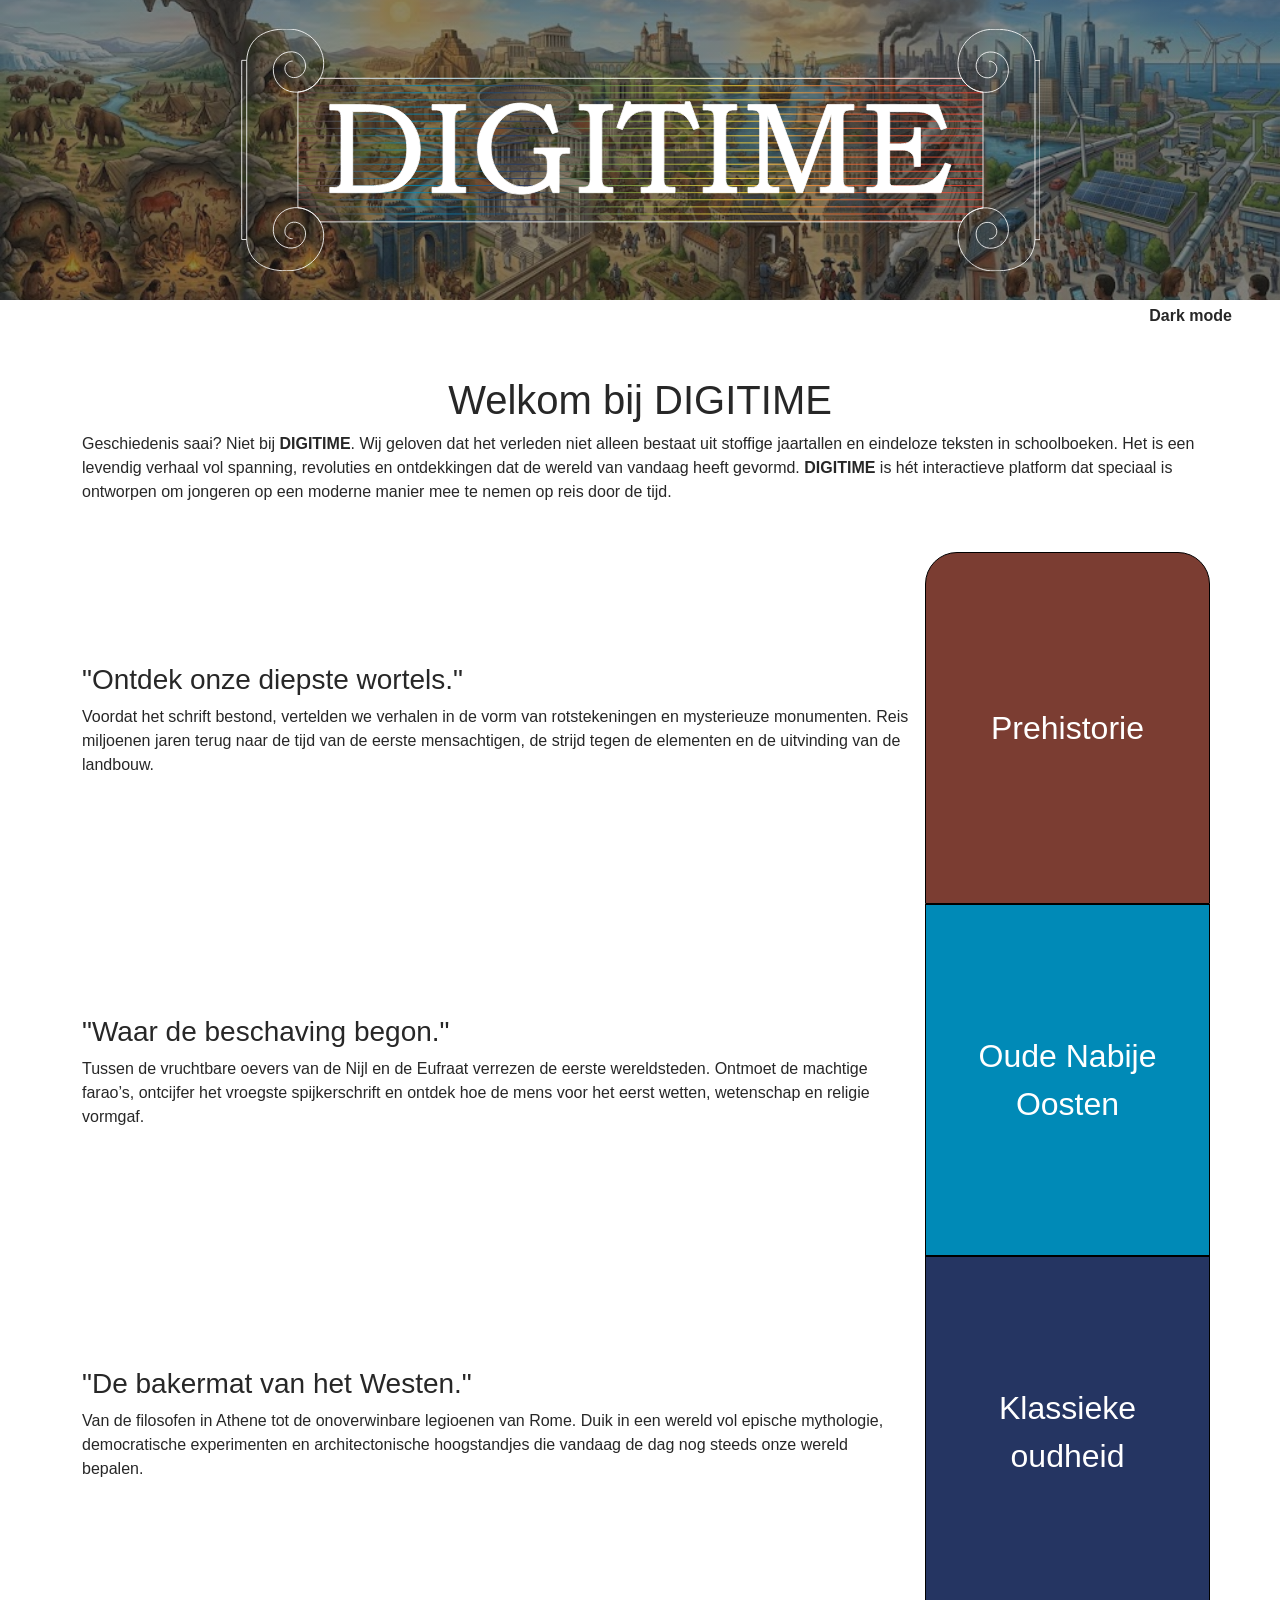
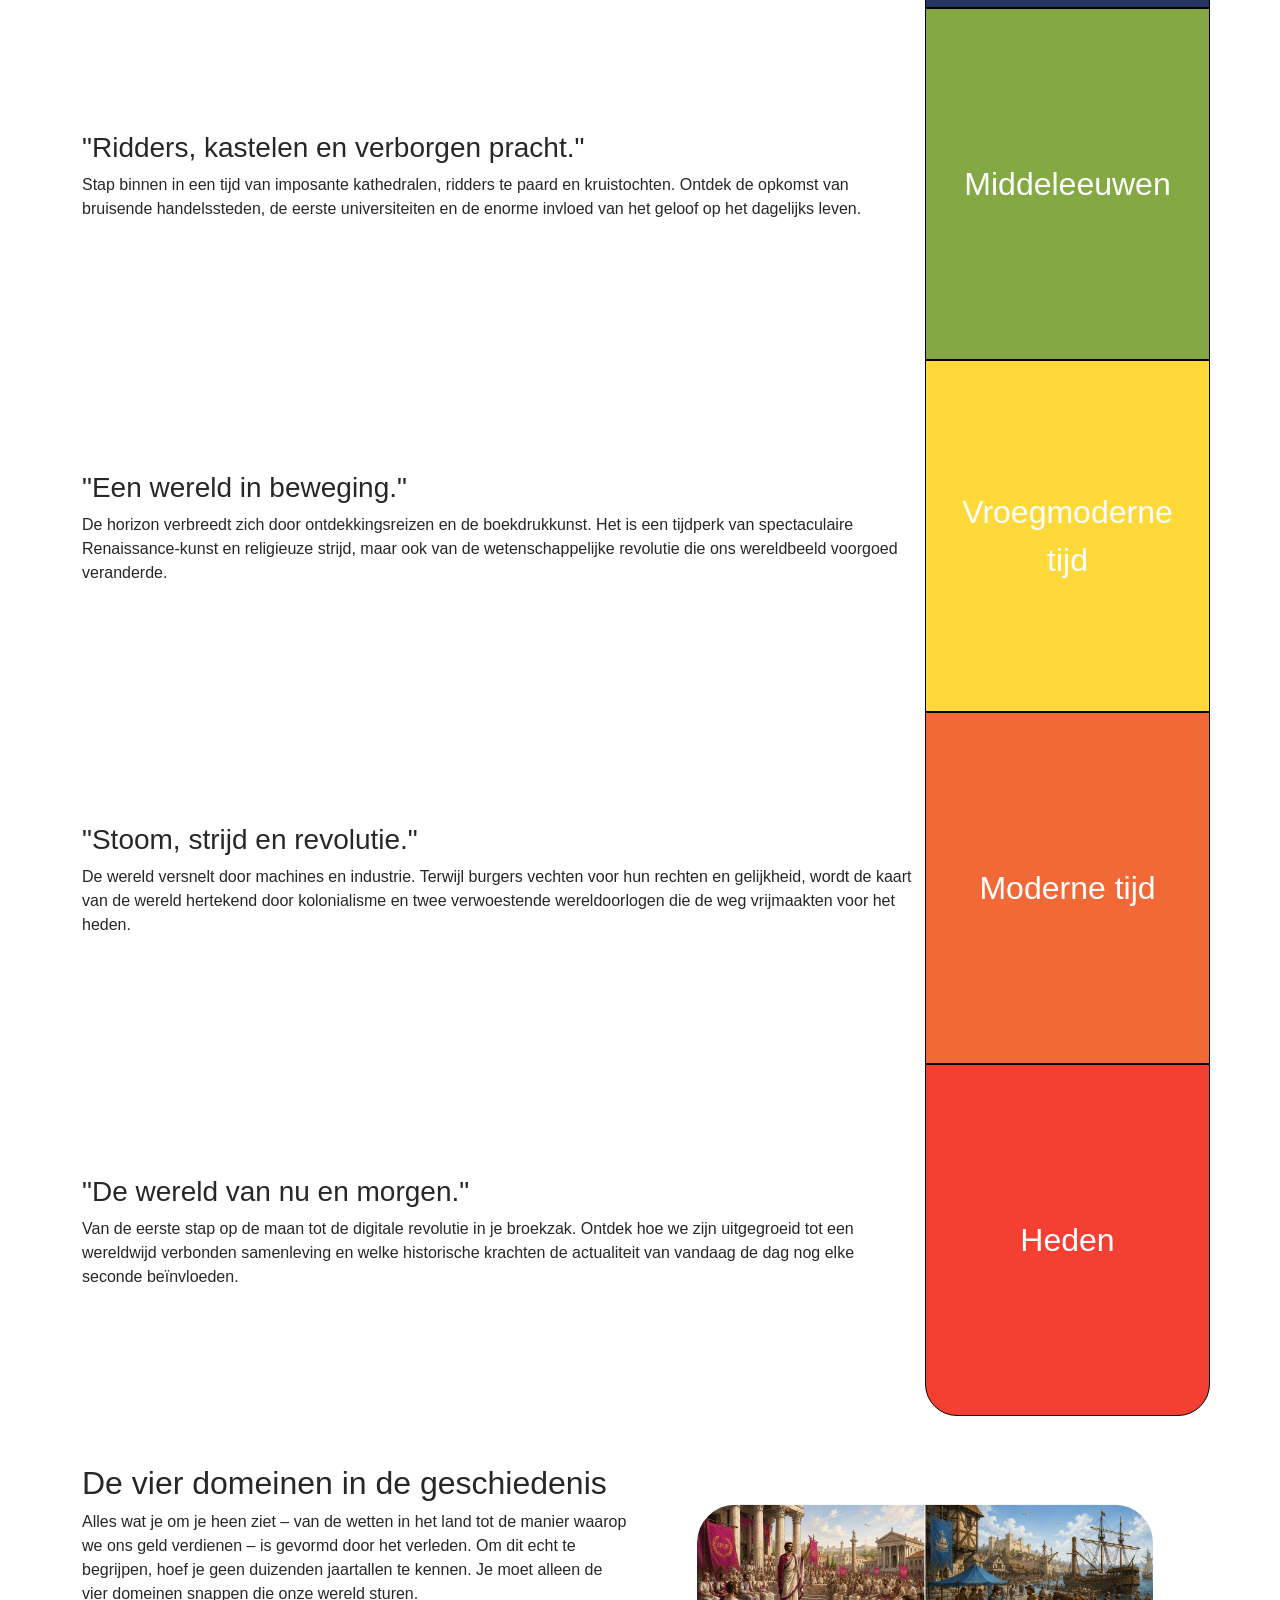
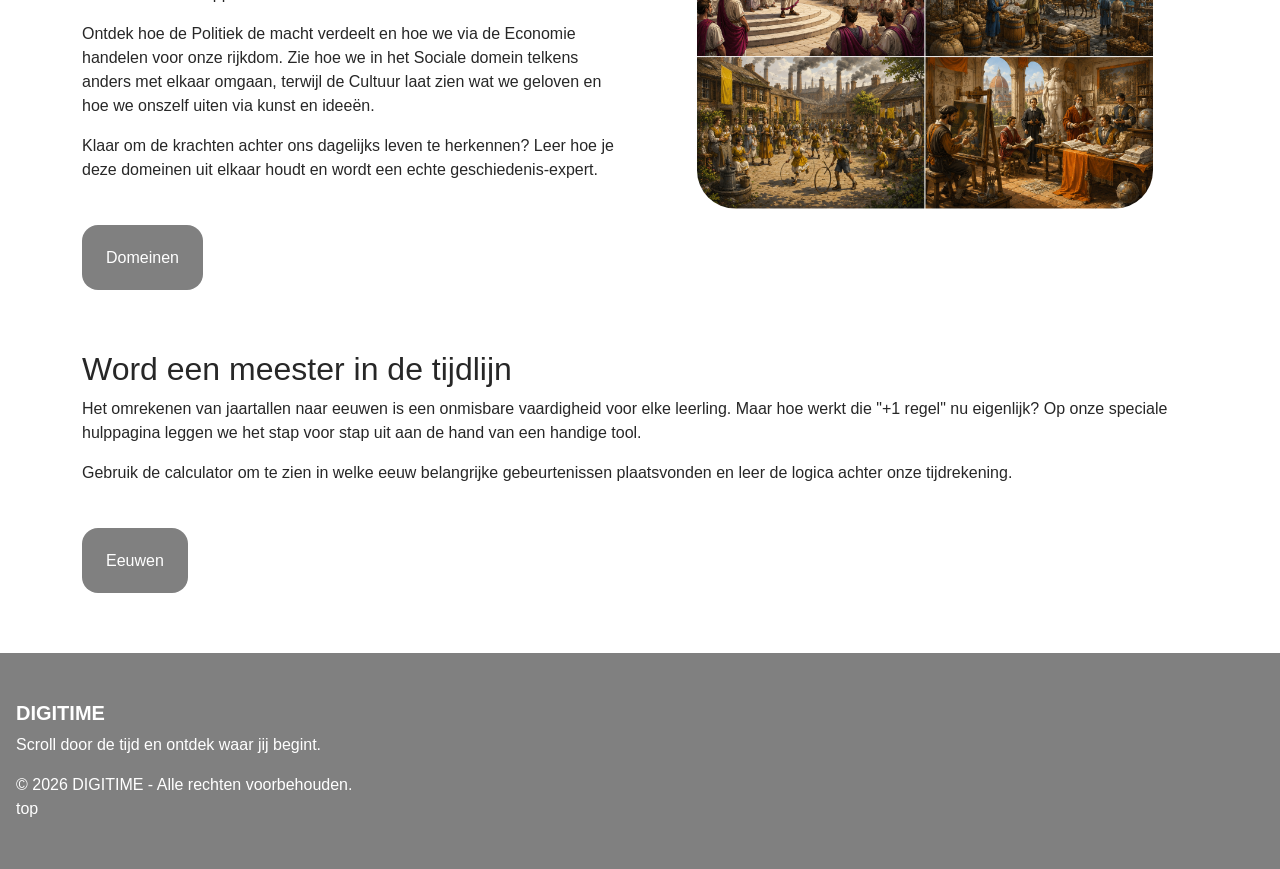
<file: index.html>
<!DOCTYPE html>
<html lang="nl">
<head>
    <meta charset="UTF-8">
    <meta content="width=device-width, initial-scale=1.0" name="viewport">
    <title>Digitime</title>
    <link href="/style/Main.css" rel="stylesheet">
    <link rel="shortcut icon" href="fotos/faviconWhite.ico" type="image/x-icon">
    <script src="https://cdn.jsdelivr.net/npm/bootstrap@5.3.0/dist/js/bootstrap.bundle.min.js"></script>
</head>
<body>
<header class="w-100 mb-md-1 mb-2 d-flex justify-content-center align-items-center" id="mainPageHeader">
    <img src="fotos/logoKleurWit.svg" alt="logo van Digitime" id="logo">
</header>
<div class="d-flex justify-content-end pe-md-5 pe-3 pb-5">
    <input id="darkModeLightMode" name="darkMode/lightMode" type="checkbox">
    <label for="darkModeLightMode" id="darkMode">Dark mode</label>
    <label for="darkModeLightMode" id="lightMode">Light mode</label>
</div>
<section class="container">
    <h1 class=" text-center">Welkom bij DIGITIME</h1>
    <p class="text-center text-md-start">Geschiedenis saai? Niet bij <strong>DIGITIME</strong>. Wij geloven dat het verleden niet alleen bestaat uit stoffige
        jaartallen en eindeloze teksten in schoolboeken. Het is een levendig verhaal vol spanning, revoluties en
        ontdekkingen dat de wereld van vandaag heeft gevormd. <strong>DIGITIME</strong> is hét interactieve platform dat speciaal is
        ontworpen om jongeren op een moderne manier mee te nemen op reis door de tijd.</p>
</section>

<ul id="tijdlijn" class="container">
    <li class="container-fluid" id="Prehistorie">
        <div class="row">
            <div class="col-12 col-md-8 col-lg-9 my-auto d-none d-md-block">
                <h3>"Ontdek onze diepste wortels."</h3>
                <p>Voordat het schrift bestond, vertelden we verhalen in de vorm van rotstekeningen en
                    mysterieuze monumenten. Reis miljoenen jaren terug naar de tijd van de eerste mensachtigen, de
                    strijd
                    tegen de elementen en de uitvinding van de landbouw.</p>
            </div>
            <a class='col-3 col-md-4 col-lg-3 tijdvak' href='subpaginas/prehistorie.html'>Prehistorie</a>
        </div>
    </li>
    <li class="container-fluid" id="OudeNabijeOosten">
        <div class="row">
            <div class="col-12 col-md-8 col-lg-9 my-auto d-none d-md-block">
                <h3>"Waar de beschaving begon."</h3>
                <p>Tussen de vruchtbare oevers van de Nijl en de Eufraat verrezen de eerste wereldsteden. Ontmoet de
                    machtige farao’s, ontcijfer het vroegste spijkerschrift en ontdek hoe de mens voor het eerst wetten,
                    wetenschap en religie vormgaf.</p>
            </div>
            <a class='col-3 col-md-4 col-lg-3 tijdvak' href='subpaginas/OudeNabijeOosten.html'>Oude Nabije Oosten</a>
        </div>
    </li>
    <li class="container-fluid" id="KlassiekeOudheid">
        <div class="row">
            <div class="col-12 col-md-8 col-lg-9 my-auto d-none d-md-block">
                <h3>"De bakermat van het Westen."</h3>
                <p>Van de filosofen in Athene tot de onoverwinbare legioenen van Rome. Duik in een wereld vol epische
                    mythologie, democratische experimenten en architectonische hoogstandjes die vandaag de dag nog
                    steeds onze wereld bepalen.</p>
            </div>
            <a class='col-3 col-md-4 col-lg-3 tijdvak' href='subpaginas/KlassiekeOudheid.html'>Klassieke oudheid</a>
        </div>
    </li>
    <li class="container-fluid" id="Middeleeuwen">
        <div class="row">
            <div class="col-12 col-md-8 col-lg-9 my-auto d-none d-md-block">
                <h3>"Ridders, kastelen en verborgen pracht."</h3>
                <p>Stap binnen in een tijd van imposante kathedralen, ridders te paard en kruistochten. Ontdek de
                    opkomst van bruisende handelssteden, de eerste universiteiten en de enorme invloed van het geloof op
                    het dagelijks leven.</p>
            </div>
            <a class='col-3 col-md-4 col-lg-3 tijdvak' href='subpaginas/Middeleeuwen.html'>Middeleeuwen</a>
        </div>
    </li>
    <li class="container-fluid" id="VroegmoderneTijd">
        <div class="row">
            <div class="col-12 col-md-8 col-lg-9 my-auto d-none d-md-block">
                <h3>"Een wereld in beweging."</h3>
                <p>De horizon verbreedt zich door ontdekkingsreizen en de boekdrukkunst. Het is een tijdperk van
                    spectaculaire Renaissance-kunst en religieuze strijd, maar ook van de wetenschappelijke revolutie
                    die ons wereldbeeld voorgoed veranderde.</p>
            </div>
            <a class='col-3 col-md-4 col-lg-3 tijdvak' href='subpaginas/vroegModerneTijd.html'>Vroegmoderne tijd</a>
        </div>
    </li>
    <li class="container-fluid" id="ModerneTijd">
        <div class="row">
            <div class="col-12 col-md-8 col-lg-9 my-auto d-none d-md-block">
                <h3>"Stoom, strijd en revolutie."</h3>
                <p>De wereld versnelt door machines en industrie. Terwijl burgers vechten voor hun rechten en
                    gelijkheid, wordt de kaart van de wereld hertekend door kolonialisme en twee verwoestende
                    wereldoorlogen die de weg vrijmaakten voor het heden.</p>
            </div>
            <a class="col-3 col-md-4 col-lg-3 tijdvak" href="subpaginas/moderneTijd.html">Moderne tijd</a>
        </div>
    </li>
    <li class="container-fluid" id="Heden">
        <div class="row">
            <div class="col-12 col-md-8 col-lg-9 my-auto d-none d-md-block">
                <h3>"De wereld van nu en morgen."</h3>
                <p>Van de eerste stap op de maan tot de digitale revolutie in je broekzak. Ontdek hoe we zijn
                    uitgegroeid tot een wereldwijd verbonden samenleving en welke historische krachten de actualiteit
                    van vandaag de dag nog elke seconde beïnvloeden.</p>
            </div>
            <a class="col-3 col-md-4 col-lg-3 tijdvak" href="subpaginas/heden.html">Heden</a>
        </div>
    </li>
</ul>

<section class="container pt-5">
    <div class="row">
        <div class="container-fluid col-12 col-lg-6 my-md-auto">
            <div class="row">
                <div class="col-12 my-md-auto">
                    <h2>De vier domeinen in de geschiedenis</h2>
                    <p>Alles wat je om je heen ziet – van de wetten in het land tot de manier waarop we ons geld verdienen – is gevormd
                        door het verleden. Om dit echt te begrijpen, hoef je geen duizenden jaartallen te kennen. Je moet alleen de vier domeinen snappen die onze wereld sturen.
                    </p>
                    <p>
                        Ontdek hoe de Politiek de macht verdeelt en hoe we via de Economie handelen voor onze rijkdom. Zie hoe we in het
                        Sociale domein telkens anders met elkaar omgaan, terwijl de Cultuur laat zien wat we geloven en hoe we onszelf uiten via kunst en ideeën.
                    </p>
                    <p class="pb-5">
                        Klaar om de krachten achter ons dagelijks leven te herkennen? Leer hoe je deze domeinen uit elkaar houdt en wordt een echte geschiedenis-expert.
                    </p>
                </div>
                <div class="col-12 d-flex d-lg-block justify-content-center">
                    <a href="subpaginas/domeinen.html" id="domeinen">Domeinen</a>
                </div>
            </div>
        </div>

        <div class="col-12 col-lg-6 p-0" id="fotoDomeinen">
            <div class="container-fluid">
                <div class="row">
                    <img class="col-6 p-0" src="fotos/domeinPolitiek.png" alt="">
                    <img class="col-6 p-0" src="fotos/domeinEconomisch.png" alt="">
                    <img class="col-6 p-0" src="fotos/domeinSociaal.png" alt="">
                    <img class="col-6 p-0" src="fotos/domeinCultureel.png" alt="">
                </div>
            </div>
            <p id="tekstPolitiek">Politiek</p>
            <p id="tekstEconomisch">Economisch</p>
            <p id="tekstSociaal">Sociaal</p>
            <p id="tekstCultureel">Cultureel</p>
        </div>

    </div>
</section>

<section class="mt-5 container">
    <h2>Word een meester in de tijdlijn</h2>
    <p>
        Het omrekenen van jaartallen naar eeuwen is een onmisbare vaardigheid voor elke leerling. Maar hoe werkt die "+1
        regel" nu eigenlijk? Op onze speciale hulppagina leggen we het stap voor stap uit aan de hand van een handige
        tool.
    </p>
    <p class="pb-5">
        Gebruik de calculator om te zien in welke eeuw belangrijke gebeurtenissen plaatsvonden en leer de logica achter onze tijdrekening.
    </p>
    <div class="col-12 d-flex d-lg-block justify-content-center">
        <a href="subpaginas/eeuwen.html" id="eeuwen">Eeuwen</a>
    </div>
</section>

<footer class="ps-3 mt-5 py-5">
    <h5 class="fw-bold">DIGITIME</h5>
    <p>Scroll door de tijd en ontdek waar jij begint.</p>
    <p class="mb-0">&copy; 2026 DIGITIME - Alle rechten voorbehouden.</p>
    <a href="#">top</a>
</footer>
<script src="js/Darkmode.js"></script>
</body>
</html>
</file>
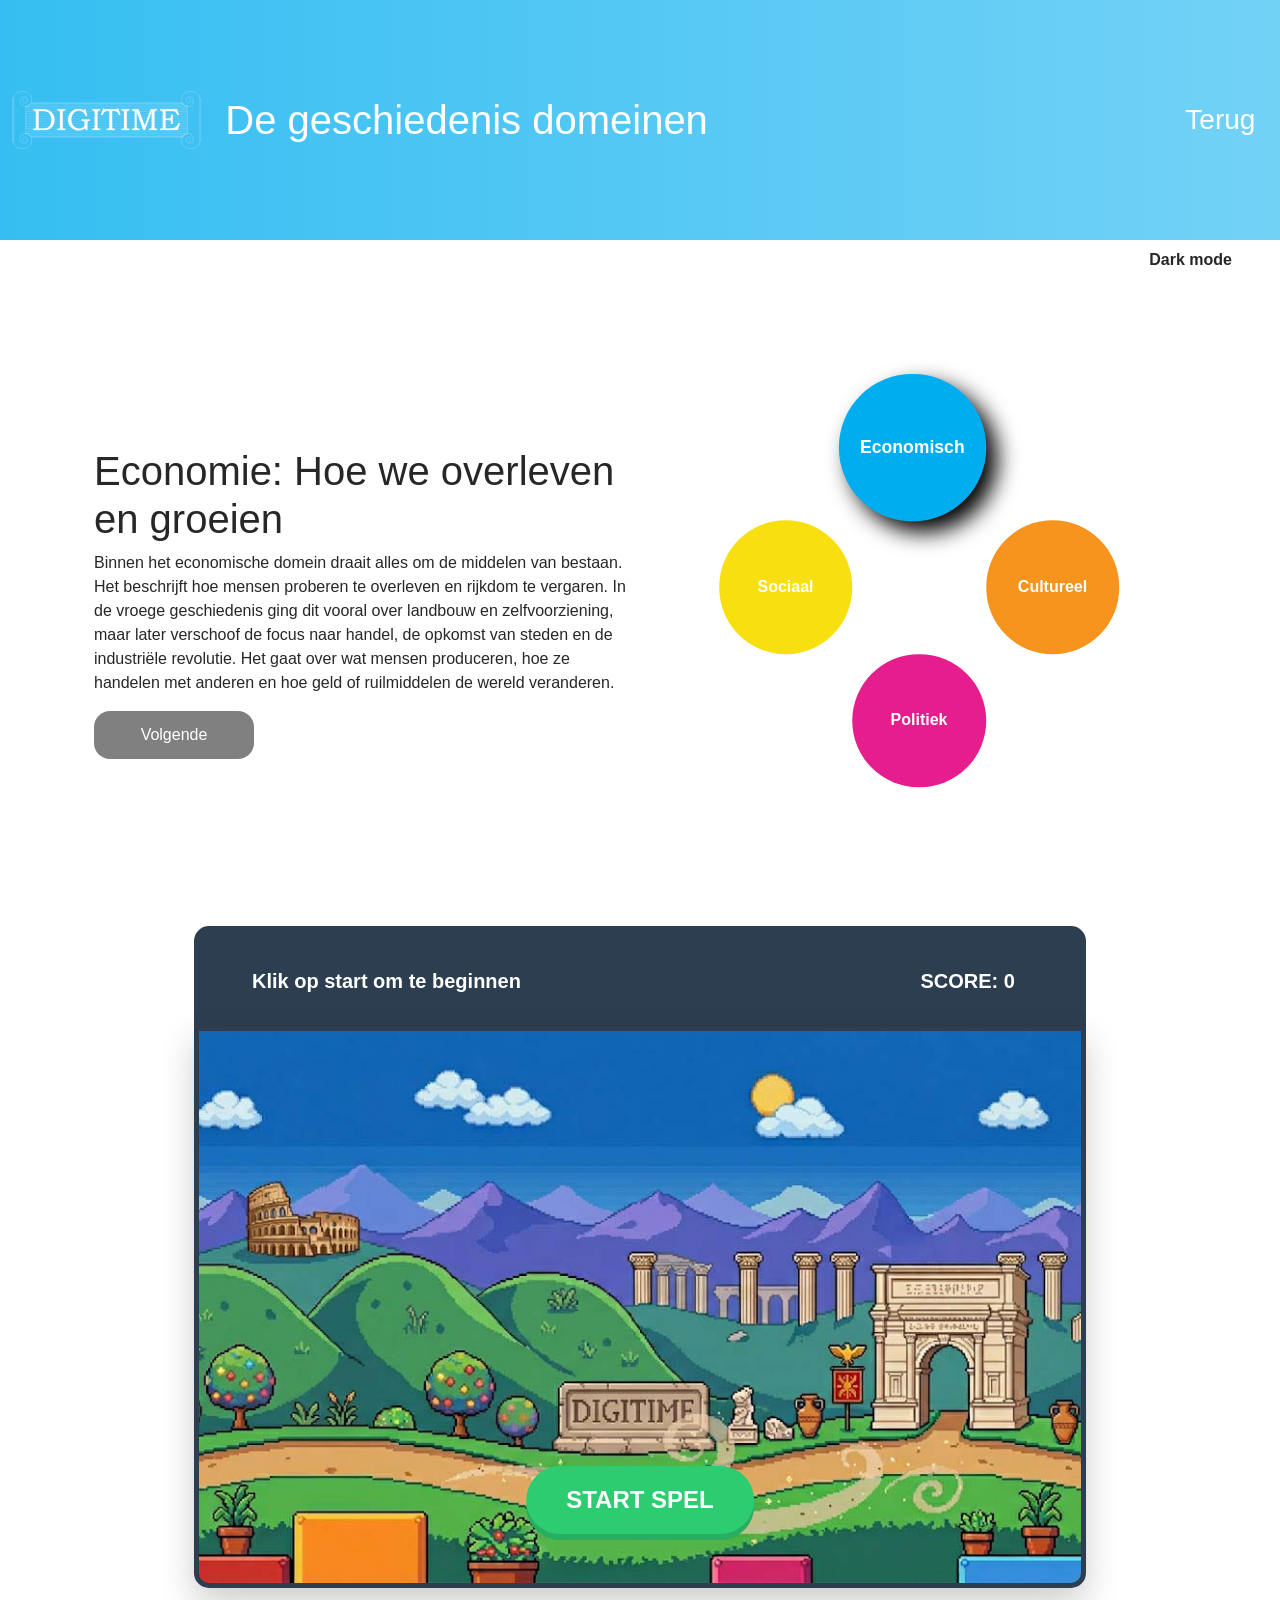
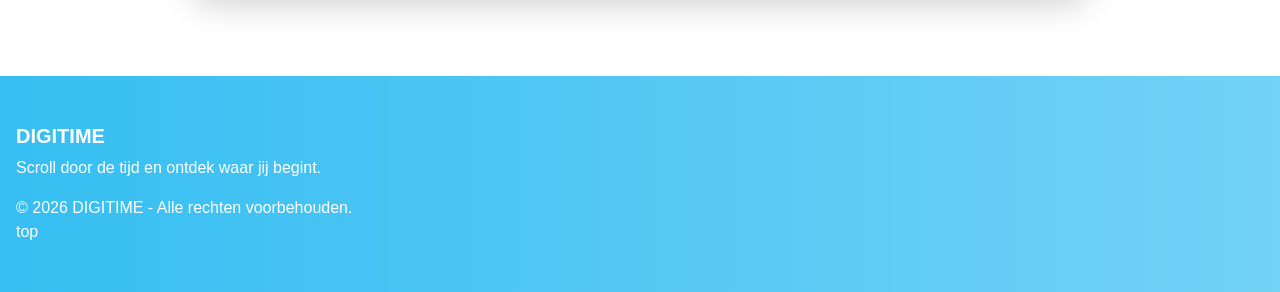
<file: subpaginas/domeinen.html>
<!DOCTYPE html>
<html lang="nl">
<head>
    <meta charset="UTF-8">
    <meta content="width=device-width, initial-scale=1.0" name="viewport">
    <title>De geschiedenisdomeinen</title>
    <link rel="shortcut icon" href="../fotos/faviconWhite.ico" type="image/x-icon">
    <link href="/style/Main.css" rel="stylesheet">
    <script src="https://cdn.jsdelivr.net/npm/bootstrap@5.3.0/dist/js/bootstrap.bundle.min.js"></script>
    <link rel="stylesheet" href="../style/domeinenGame.css">
    <link rel="stylesheet" href="../style/domeinen.css">
</head>
<body>
<header class="container-fluid mb-2" id="header">
    <div class="row">
        <a class="col-12 col-md-2" id="logo" href="../index.html"><img id="logoWit" src="../fotos/logoWhite.svg" alt=""><img id="logoZwart" src="../fotos/logo.svg" alt=""></a>
        <h1 class="col-9 col-md-8  col-lg-9 my-auto mb-4 mb-md-auto">De geschiedenis domeinen</h1>
        <p class="col-3 col-md-1 my-auto fs-3 h-100 mb-4 mb-md-auto"><a href="../index.html">Terug</a></p>
    </div>
</header>

<div class="d-flex justify-content-end pe-md-5 pe-3 pb-5">
    <input id="darkModeLightMode" name="darkMode/lightMode" type="checkbox">
    <label for="darkModeLightMode" id="darkMode">Dark mode</label>
    <label for="darkModeLightMode" id="lightMode">Light mode</label>
</div>


<section class="container">
    <div class="row mx-auto">
        <div class="col-12 col-md-6 my-auto">
            <h1 id="headerDomein">Economie: Hoe we overleven en groeien</h1>
            <p id="textDomein">Binnen het economische domein draait alles om de middelen van bestaan. Het beschrijft hoe
                mensen proberen te overleven en rijkdom te vergaren. In de vroege geschiedenis ging dit vooral over
                landbouw en zelfvoorziening, maar later verschoof de focus naar handel, de opkomst van steden en de
                industriële revolutie. Het gaat over wat mensen produceren, hoe ze handelen met anderen en hoe geld of
                ruilmiddelen de wereld veranderen.</p>
            <button id="start" class="btn btn-primary mb-2 mb-md-0 align mx-auto mx-md-0">Volgende</button>
        </div>
        <div class="col-12 col-md-6 d-flex justify-content-center">
            <div id="achtergrondDomeinen">
                <div class="Boven domein-item" id="Economisch">Economisch</div>
                <div class="Rechts domein-item" id="Cultureel">Cultureel</div>
                <div class="Onder domein-item" id="Politiek">Politiek</div>
                <div class="Links domein-item" id="Sociaal">Sociaal</div>
            </div>

        </div>
    </div>
</section>



<section class="container my-2">
    <div class="row">
        <div class="col-12 d-flex flex-column align-items-center">

            <div class="container-fluid vraagEnScore">
                <div id="ui-layer" class="row">
                    <div class="col-12 col-md-8 justify-content-center justify-content-md-start" id="question-text">Klik op start om te beginnen</div>
                    <div class="col-12 col-md-4 d-flex justify-content-center justify-content-md-end" id="score-text">Score: 0</div>
                </div>
            </div>

            <div id="game-container">
                <canvas id="gameCanvas"></canvas>
                <button id="start-knop">START SPEL</button>
            </div>

        </div>
    </div>
</section>

<footer class="ps-3 mt-5 py-5" id="footer">
    <h5 class="fw-bold">DIGITIME</h5>
    <p>Scroll door de tijd en ontdek waar jij begint.</p>
    <p class="mb-0">&copy; 2026 DIGITIME - Alle rechten voorbehouden.</p>
    <a href="#">top</a>
</footer>
<script src="../js/Domein.js"></script>
<script src="../js/Darkmode.js"></script>
<script src="../js/rotatieV2.js"></script>
</body>
</html>
</file>
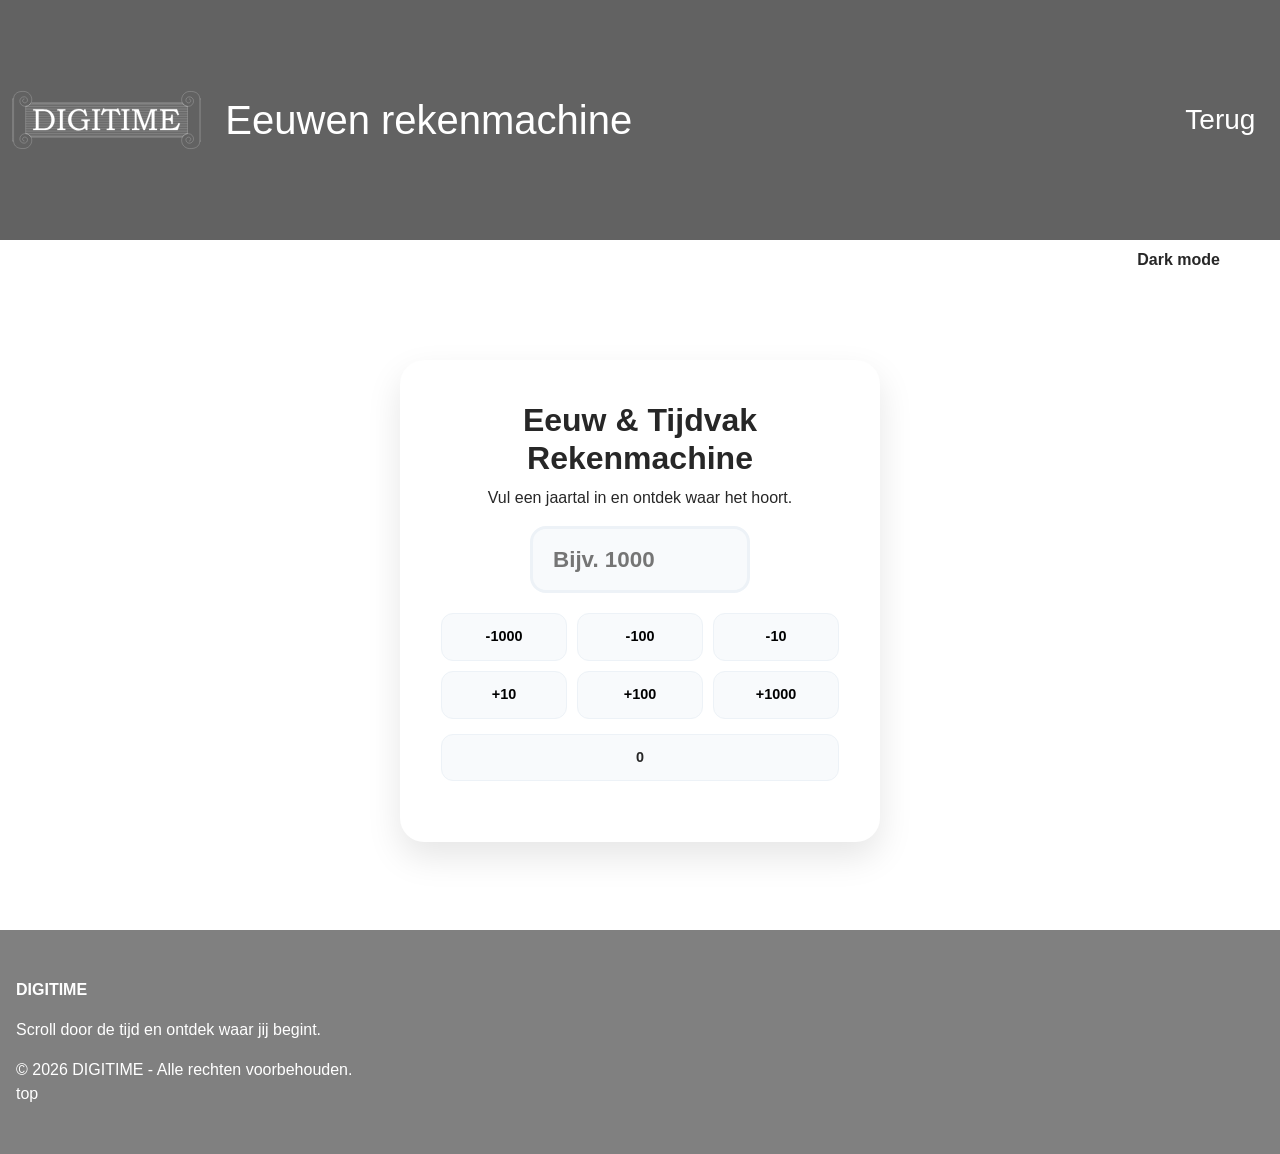
<file: subpaginas/eeuwen.html>
<!DOCTYPE html>
<html lang="nl">
<head>
    <meta charset="UTF-8">
    <meta content="width=device-width, initial-scale=1.0" name="viewport">
    <title>Eeuwen rekenmachine – Geschiedenis 1ste graad</title>
    <link rel="shortcut icon" href="../fotos/faviconWhite.ico" type="image/x-icon">
    <link href="/style/Main.css" rel="stylesheet">
    <script src="https://cdn.jsdelivr.net/npm/bootstrap@5.3.0/dist/js/bootstrap.bundle.min.js"></script>
    <link rel="stylesheet" href="../style/eeuwen.css">
</head>
<body>
<header class="container-fluid">
    <div class="row">
        <a class="col-12 col-md-2" id="logo" href="../index.html"><img id="logoWit" src="../fotos/logoWhite.svg" alt=""><img id="logoZwart" src="../fotos/logo.svg" alt=""></a>
        <h1 class="col-9 col-md-8  col-lg-9 my-auto mb-4 mb-md-auto" id="eeuwenRekenmachine">Eeuwen rekenmachine</h1>
        <p class="col-3 col-md-1 my-auto fs-3 h-100 mb-4 mb-md-auto"><a href="../index.html">Terug</a></p>
    </div>
</header>
<div class="container-fluid">
    <div class="d-flex justify-content-end pe-md-5 pt-2 pe-3 pb-5">
        <input id="darkModeLightMode" name="darkMode/lightMode" type="checkbox">
        <label for="darkModeLightMode" id="darkMode">Dark mode</label>
        <label for="darkModeLightMode" id="lightMode">Light mode</label>
    </div>
</div>

<main class="container">
    <div class="row justify-content-center">
        <div class="col-12 col-md-8 col-lg-6">
            <div class="hist-calc-container">
                <h2>Eeuw & Tijdvak Rekenmachine</h2>
                <p class="text-muted">Vul een jaartal in en ontdek waar het hoort.</p>

                <input type="number" id="jaarInput" class="hist-input-field" placeholder="Bijv. 1000">
                <div class="hist-quick-buttons">
                    <button type="button" class="btn-step" data-step="-1000">-1000</button>
                    <button type="button" class="btn-step" data-step="-100">-100</button>
                    <button type="button" class="btn-step" data-step="-10">-10</button>
                    <button type="button" class="btn-step" data-step="10">+10</button>
                    <button type="button" class="btn-step" data-step="100">+100</button>
                    <button type="button" class="btn-step" data-step="1000">+1000</button>
                    <button type="button" class="btn-reset" id="resetBtn">0</button>
                </div>

                <div id="resultaatBox" class="hist-result-area">
                    <div id="eeuwOutput" class="hist-eeuw-output">-</div>
                    <div id="tijdvakOutput" class="hist-tijdvak-badge">Tijdvak</div>
                    <p id="uitlegRegel" class="text-muted mt-3 small italic"></p>
                </div>
            </div>
        </div>
    </div>
</main>





<script src="../js/Darkmode.js"></script>
<script src="../js/eeuwen.js"></script>

<footer class="ps-3 mt-5 py-5">
    <p class="fw-bold">DIGITIME</p>
    <p>Scroll door de tijd en ontdek waar jij begint.</p>
    <p class="mb-0">&copy; 2026 DIGITIME - Alle rechten voorbehouden.</p>
    <a href="#">top</a>
</footer>

</body>
</html>
</file>
<file: style/domeinenGame.css>
.containerGrid {
    display: grid;
    grid-template-columns: repeat(3, 12rem);
    grid-template-rows: repeat(3, 12rem);
    justify-content: center;
    align-content: center;
    gap: 1rem;
}

.containerGrid div {
    display: flex;
    justify-content: center;
    align-items: center;
    text-align: center;
    width: 10rem;
    height: 10rem;
    margin: auto;
    border-radius: 50%;
    font-weight: bold;
    color: white;
    transition: transform 0.3s ease;
}

.top {
    grid-row: 1;
    grid-column: 2;
}

.left {
    grid-row: 2;
    grid-column: 1;
}

#itemLeeg {
    grid-row: 2;
    grid-column: 2;
    visibility: hidden;
}

.right {
    grid-row: 2;
    grid-column: 3;
}

.bottom {
    grid-row: 3;
    grid-column: 2;
}

#item1 {
    background-color: #01AFEB;
}

#item2 {
    background-color: #E2B744;
}

#item3 {
    background-color: #F1911F;
}

#item4 {
    background-color: #B3065F;
}

.highlight {
    transform: scale(1.1);
    box-shadow: 0 10px 20px rgba(0, 0, 0, 0.4);
    z-index: 5;
}

#ui-layer {
    width: 100%;
    max-width: 800px;
    display: flex;
    justify-content: center;
    align-items: center;
    margin: 20px auto 10px auto;
}

#question-text {
    color: white;
    font-size: 20px;
    font-weight: bold;
    max-width: 700px;
    line-height: 1.4;
    text-align: center;
    display: flex !important;
}

#score-text {
    color: white;
    padding: 15px 25px;
    font-size: 20px;
    font-weight: bold;
    text-transform: uppercase;
}

.vraagEnScore {
    background-color: #2c3e50;
    width: 80%;
    max-width: 1200px;
    border-radius: 15px 15px 0 0;
    border: 5px solid #2c3e50;
}

#game-container {
    position: relative;
    display: block;
    width: 80%;
    max-width: 1200px;
    aspect-ratio: 800 / 500;
    margin: 0 auto;
    border: 5px solid #2c3e50;
    border-radius: 0 0 15px 15px;
    box-shadow: 0 15px 35px rgba(0, 0, 0, 0.2);
    background-image: url('../fotos/gameAchtergrond.jpeg');
    background-size: cover;
    background-position: center;
    background-repeat: no-repeat;
    touch-action: pan-y;
    user-select: none;
    -webkit-user-select: none;

    @media screen and (max-width: 767px) {
        background-image: url('../fotos/gameAchtergrondTelefoon.png');
        max-width: 450px;
        aspect-ratio: 9 / 16;
        height: auto;
        max-height: 75vh;
    }
}

#gameCanvas {
    width: 100% !important;
    height: 100% !important;
    display: block;
    background-color: transparent;
}

#start-knop {
    position: absolute;
    top: 85%;
    @media screen and (max-width: 767px) {
        top: 75%;
    }
    left: 50%;
    transform: translate(-50%, -50%);
    padding: 16px 40px;
    font-size: clamp(18px, 5vw, 24px);
    font-weight: bold;
    text-transform: uppercase;
    color: white;
    background-color: #2ecc71;
    border: none;
    border-radius: 50px;
    box-shadow: 0 6px #27ae60;
    z-index: 20;
    cursor: pointer;
    transition: all 0.2s ease;

    &:hover {
        background-color: #27ae60;
        transform: translate(-50%, -55%) scale(1.05);
    }

    &:active {
        transform: translate(-50%, -45%) scale(0.95);
        box-shadow: 0 2px #27ae60;
    }
}

html, body {
    height: 100%;
}

#ui-layer, #start-knop {
    pointer-events: auto;
}
</file>
<file: style/domeinen.css>
header {
    h1 {
        color: White;
    }

    a {
        color: white;
        text-decoration: none;
        &:hover {
            color: black;
        }
    }
}

#blok2 {
    margin-left: 5rem;
    margin-right: 20rem;
}

#blok1, #blok4 {
    margin-left: 20rem;
    margin-right: 20rem;
}

.domeinen {
    border: 1px solid black;
    width: 50rem;
    height: 50rem;
}

.highlight {
    scale: 110%;
    box-shadow: 10px 10px 20px black;
}

#start {
    width: 10rem;
    height: 2rem;
    display: flex;
    justify-content: center;
    align-items: center;
}

.bg-economisch {
    background: #00adef !important;
    background-image: none !important;
    transition: background 0.6s ease;
}

.bg-sociaal {
    background: #f8e010 !important;
    background-image: none !important;
    transition: background 0.6s ease;
}

.bg-cultureel {
    background: #f7941d !important;
    background-image: none !important;
    transition: background 0.6s ease;
}

.bg-politiek {
    background: #e61d8c !important;
    background-image: none !important;
    transition: background 0.6s ease;
}

#header, #footer {
    background-color: #cccccc;
    background-image: linear-gradient(90deg, rgba(255, 255, 255, 0.21), rgba(255, 255, 255, 0.45)) !important;
    transition: background-color 0.6s ease-in-out;
}

#headerDomein, #textDomein {
    transition: opacity 400ms ease-in-out;
    opacity: 1;
}

.fade-out {
    opacity: 0 !important;
}

@media screen and (min-width: 768px) {

    .containerGrid {
        scale: 0.9;
        grid-template-columns: 9rem 9rem 9rem;
        grid-template-rows: 9rem 9rem 9rem;
        gap: 0.5rem;
        margin: 0 auto;
        width: fit-content;
    }

    .containerGrid div {
        width: 7rem;
        height: 7rem;
        font-size: 0.9rem;
    }

    .containerGrid #itemLeeg {
        display: none;
    }
}

@media screen and (max-width: 991px) {
    .containerGrid {
        display: grid;
        grid-template-columns: 7rem 7rem 7rem;
        grid-template-rows: 7rem 7rem 7rem;
        padding: 1rem;

        div {
            width: 7rem;
            height: 7rem;
            font-size: 0.9rem;
        }
    }
}

@media screen and (min-width: 1200px) {
    .containerGrid {
        grid-template-columns: 12rem 12rem 12rem;
        grid-template-rows: 12rem 12rem 12rem;
        padding: 1rem;

        div {
            scale: 1.4;
        }
    }
}

#achtergrondDomeinen {
    aspect-ratio: 1 / 1;
    width: 100%;
    position: relative;
    margin-bottom: 2rem;

    div {
        width: 25%;
        height: 25%;
        border-radius: 50%;
        background-color: black;
        color: white;
        position: absolute;
        transform: translate(-50%, -50%);
        display: flex;
        align-items: center;
        justify-content: center;
        text-align: center;
        font-size: 1rem;
        padding: 5px;
        transition: all 0.6s ease-in-out;
        font-weight: bold;
    }
}

.Boven {
    top: 25%;
    left: 50%;
}

.Links {
    top: 50%;
    left: 25%;
}

.Onder {
    top: 75%;
    left: 50%;
}

.Rechts {
    top: 50%;
    left: 75%;
}
</file>
<file: style/eeuwen.css>
:root {
    --bg-card: #ffffff;
    --bg-input: #f8fafc;
    --bg-result: linear-gradient(145deg, #f0f4f8, #ffffff);
    --text-main: #272727;
    --text-input: #000000;
    --border-input: #edf2f7;
    --shadow: rgba(0, 0, 0, 0.1);
}

header h1, .header h1, header a {
    color: #ffffff !important;
}

header {
    background-color: #626262;
    color: var(--clean-white);

    a {
        color: var(--clean-white);
        text-decoration: none;

        &:hover {
            color: black;
        }
    }
}

body.dark-mode {
    --bg-card: #333333;
    --bg-input: #2C2C2C;
    --bg-result: linear-gradient(145deg, #3d3d3d, #333333);
    --text-main: #ffffff;
    --text-input: #ffffff;
    --border-input: #555555;
    --shadow: rgba(0, 0, 0, 0.4);
}

.hist-calc-container {
    background: var(--bg-card);
    color: var(--text-main) !important;
    max-width: 480px;
    margin: 40px auto;
    padding: 2.5rem;
    border-radius: 24px;
    border: 1px solid rgba(255,255,255,0.1);
    box-shadow: 0px 15px 35px var(--shadow);
    text-align: center;
    transition: all 0.5s ease;
}

.hist-calc-container,
.hist-calc-container h2,
.hist-calc-container p,
.hist-calc-container .text-muted,
.hist-calc-container small,
#uitlegRegel {
    color: var(--text-main) !important;
}

.hist-calc-container h2 { font-weight: 800; margin-bottom: 8px; }

.hist-input-field {
    width: 100%;
    max-width: 220px;
    padding: 14px 20px;
    font-size: 1.4rem;
    font-weight: 700;
    border-radius: 16px;
    transition: all 0.3s ease;
    background: var(--bg-input);
    color: var(--text-input) !important;
    border: 3px solid var(--border-input);
}

body.dark-mode .hist-input-field { color-scheme: dark; }
.hist-input-field:focus { outline: none; transform: scale(1.02); }

.hist-result-area {
    margin-top: 2rem;
    padding: 1.5rem;
    border-radius: 18px;
    background: var(--bg-result);
    display: none;
    animation: slideUp 0.4s ease-out;
}

@keyframes slideUp {
    from { opacity: 0; transform: translateY(20px); }
    to { opacity: 1; transform: translateY(0); }
}

.hist-eeuw-output { font-size: 2.2rem; font-weight: 900; margin-bottom: 15px; }

.hist-tijdvak-badge {
    display: inline-block;
    padding: 10px 24px;
    border-radius: 12px;
    font-weight: 700;
    font-size: 0.85rem;
    text-transform: uppercase;
}

#uitlegRegel {
    font-size: 0.9rem;
    line-height: 1.4;
    padding: 12px;
    margin-top: 20px;
    text-align: left;
    background: rgba(143, 143, 143, 0.64);
    border-radius: 1rem;
}

.hist-quick-buttons {
    display: grid;
    grid-template-columns: repeat(3, 1fr);
    gap: 10px;
    margin: 20px 0;
}

.btn-step, .btn-reset {
    padding: 12px 5px;
    font-size: 0.9rem;
    font-weight: 700;
    border-radius: 12px;
    cursor: pointer;
    transition: all 0.2s ease;
    border: 1px solid var(--border-input);
    background: var(--bg-input);
    color: var(--text-input);
    outline: none;
}

.btn-step:hover {
    background: #272727 !important;
    color: white !important;
    border-color: #272727 !important;
    transform: translateY(-2px);
}

.btn-reset:hover {
    background: #272727 !important;
    color: white !important;
    border-color: #272727 !important;
    transform: translateY(-2px);
}

.btn-reset {
    grid-column: span 3;
    margin-top: 5px;
    color: #272727;
}

body.dark-mode .btn-step,
body.dark-mode .btn-reset {
    background: #2C2C2C;
    border-color: #444;
    color: #fff;
}

body.dark-mode .btn-reset {
    color: #ffffff;
}

body.dark-mode .btn-step:hover {
    background: #ffffff !important;
    border-color: #ffffff !important;
    color: #191919 !important;
}

body.dark-mode .btn-reset:hover {
    background: #ffffff !important;
    border-color: #272727 !important;
    color: #272727 !important;
}

.btn-step:active, .btn-reset:active {
    transform: translateY(0);
}

/* --- Tijdvak Kleuren (Deze blijven uniek) --- */
.tv-pre { background: #52251b; color: #fff; }
.tv-ono { background: #00455C; color: #fff; }
.tv-oud { background: #253562; color: #fff; }
.tv-mid { background: #4B6327; color: #fff; }
.tv-vro { background: #D4AC0D; color: #fff; }
.tv-mod { background: #f06936; color: #ffffff; }
.tv-eig { background: #f34033; color: #ffffff; }
</file>
<file: style/Main.css>
@import "bootstrap.min.css";
@import "global_vars.css";

* {
    padding: 0;
    margin: 0;
    box-sizing: border-box;
    scroll-behavior: smooth;
    font-family: Arial, Helvetica, sans-serif;
}

header img {
    max-width: 100%;
    min-height: 15rem;
    height: auto;
    border-radius: 0;
}

body {
    position: relative;
    min-height: 100vh;
    padding-bottom: 50px;
    width: 100%;
    max-width: 100%;
    overflow-x: hidden;
    transition: background-color 0.6s ease;
    background-color: white;
    color: #272727;

    .tijd {
        border-bottom: 2px solid;
    }

    p.tijd {
        font-size: 1.2rem;
    }

    section {
        padding-bottom: 2rem;

        img, video {
            border-radius: 3rem;
            max-width: 100%;
            height: auto;
            object-fit: cover;
        }

        video {
            max-width: 60%;
            object-fit: contain;
        }

    }

    table {
        width: 100%;
    }

    #Header {
        border-radius: 0;
        width: 100%;
        display: flex;
    }

    img, video {
        border-radius: 3rem;
    }

    #logo {
        border-radius: 0;
    }

    .btn-controle{
        margin-top: 1rem;
        width: 100%;
    }

    .btn-primary {
        border: 0;
    }

    #domeinen, #start, #eeuwen {
        font-size: 1rem;
        color: white;
        text-decoration: none;
        background-color: Grey;
        padding: 1.5rem;
        border-radius: 1rem;
        transition: background-color 0.5s;

        &:hover {
            background-color: darkgray;
        }
    }
}

#mainPageHeader {
    background-image:
            linear-gradient(90deg, rgba(27, 27, 27, 0.5) 0%, rgba(27, 27, 27, 0.5) 100%),
            url("../fotos/header.jpeg");
    background-size: cover;
    width: auto;
    max-height: 300px;
    min-height: 300px;
    background-repeat: no-repeat;
    background-position: center;

    img {
        max-width: 50rem;
        width: 100%;
    }
}

footer {
    width: 100%;
    background-color: grey;
    color: white;
    position: absolute;

    a {
        color: white;
        text-decoration: none;

        &:hover {
            color: #272727;
        }
    }
}

#tijdlijn {
    list-style-type: none;
    width: 100%;
    margin: auto;

    li {
        padding-left: 0;
        padding-right: 0;

        a {
            display: flex;
            justify-content: center;
            align-items: center;
            font-size: 2rem;
            text-decoration: none;
            color: white;
            height: 22rem;
            text-align: center;

            @media screen and (max-width: 767px) {
                margin: 0 auto;
                width: 80%;
                height: 11rem;
            }
        }

    }
}

.tijdvak {
    border: 1px solid black;
}

#Prehistorie div .tijdvak {
    border-radius: 2rem 2rem 0 0;
    background-color: #7b3d32;
    transition: background-color 0.5s ease;

    &:hover {
        background-color: #633128;
    }
}

#OudeNabijeOosten div .tijdvak{
    background-color: #008AB7;
    transition: background-color 0.5s ease;

    &:hover {
        background-color: #006f94;
    }
}

#KlassiekeOudheid div .tijdvak{
    background-color: #253562;
    transition: background-color 0.5s ease;

    &:hover {
        background-color: #1a2646;
    }
}

#Middeleeuwen div .tijdvak{
    background-color: #84A844;
    transition: background-color 0.5s ease;

    &:hover {
        background-color: #6a8736;
    }
}

#VroegmoderneTijd div .tijdvak{
    background-color: #FFD93A;
    transition: background-color 0.5s ease;

    &:hover {
        background-color: #e6c234;
    }
}

#ModerneTijd div .tijdvak{
    background-color: #F06936;
    transition: background-color 0.5s ease;

    &:hover {
        background-color: #d15a2d;
    }
}

#Heden div .tijdvak{
    background-color: #F34033;
    border-radius: 0 0 2rem 2rem;
    transition: background-color 0.6s ease;

    &:hover {
        background-color: #c43329;
    }
}
div {
    label {
        font-weight: bold;
    }

    #darkModeLightMode {
        display: none;
    }
}

.accordion-body {
    background-color: black;
}

.no-transition, .no-transition * {
    transition: none !important;
}

#darkMode, #lightMode {
    cursor: pointer;
}

#headerToBodyFade {
    height: 1.5rem;
}

#bodyToFooterFade {
    height: 1.5rem;
}

#fotoDomeinen {
    position: relative;
    color: white;
    font-size: 2rem;
    scale: 0.8;

    img {
        border-radius: 0;
    }

    div div :nth-child(1) {
        border-radius: 3rem 0 0 0;
    }

    div div :nth-child(2) {
        border-radius: 0 3rem 0 0;
    }

    div div :nth-child(3) {
        border-radius: 0 0 0 3rem;
    }

    div div :nth-child(4) {
        border-radius: 0 0 3rem 0;
    }

    p {
        position: absolute;
        transform: translate(-50%, -50%);
        display: flex;
        align-items: center;
        justify-content: center;
        opacity: 0;
        transition: opacity 0.5s ease-in-out;

        &:hover {
            opacity: 1;
        }
    }

    #tekstPolitiek {
        border-radius: 3rem 0 0 0;
        background-color: rgba(230, 29, 140, 0.5);
        width: 50%;
        height: 50%;
        top: 25%;
        left: 25%;
    }

    #tekstEconomisch {
        border-radius: 0 3rem 0 0;
        background-color: rgba(0, 173, 239, 0.5);
        width: 50%;
        height: 50%;
        top: 25%;
        left: 75%;
    }

    #tekstSociaal {
        border-radius: 0 0 0 3rem;
        background-color: rgba(248, 224, 16, 0.5);
        width: 50%;
        height: 50%;
        top: 75%;
        left: 25%;
    }

    #tekstCultureel {
        border-radius: 0 0 3rem 0;
        background-color: rgba(247, 148, 29, 0.5);
        width: 50%;
        height: 50%;
        top: 75%;
        left: 75%;
    }
}

#logo {
    #logoWit {
        display: block;
    }
    #logoZwart {
        display: none;
    }

    &:hover {
        #logoZwart {
            display: block;
        }
        #logoWit {
            display: none;
        }
    }
}
</file>
